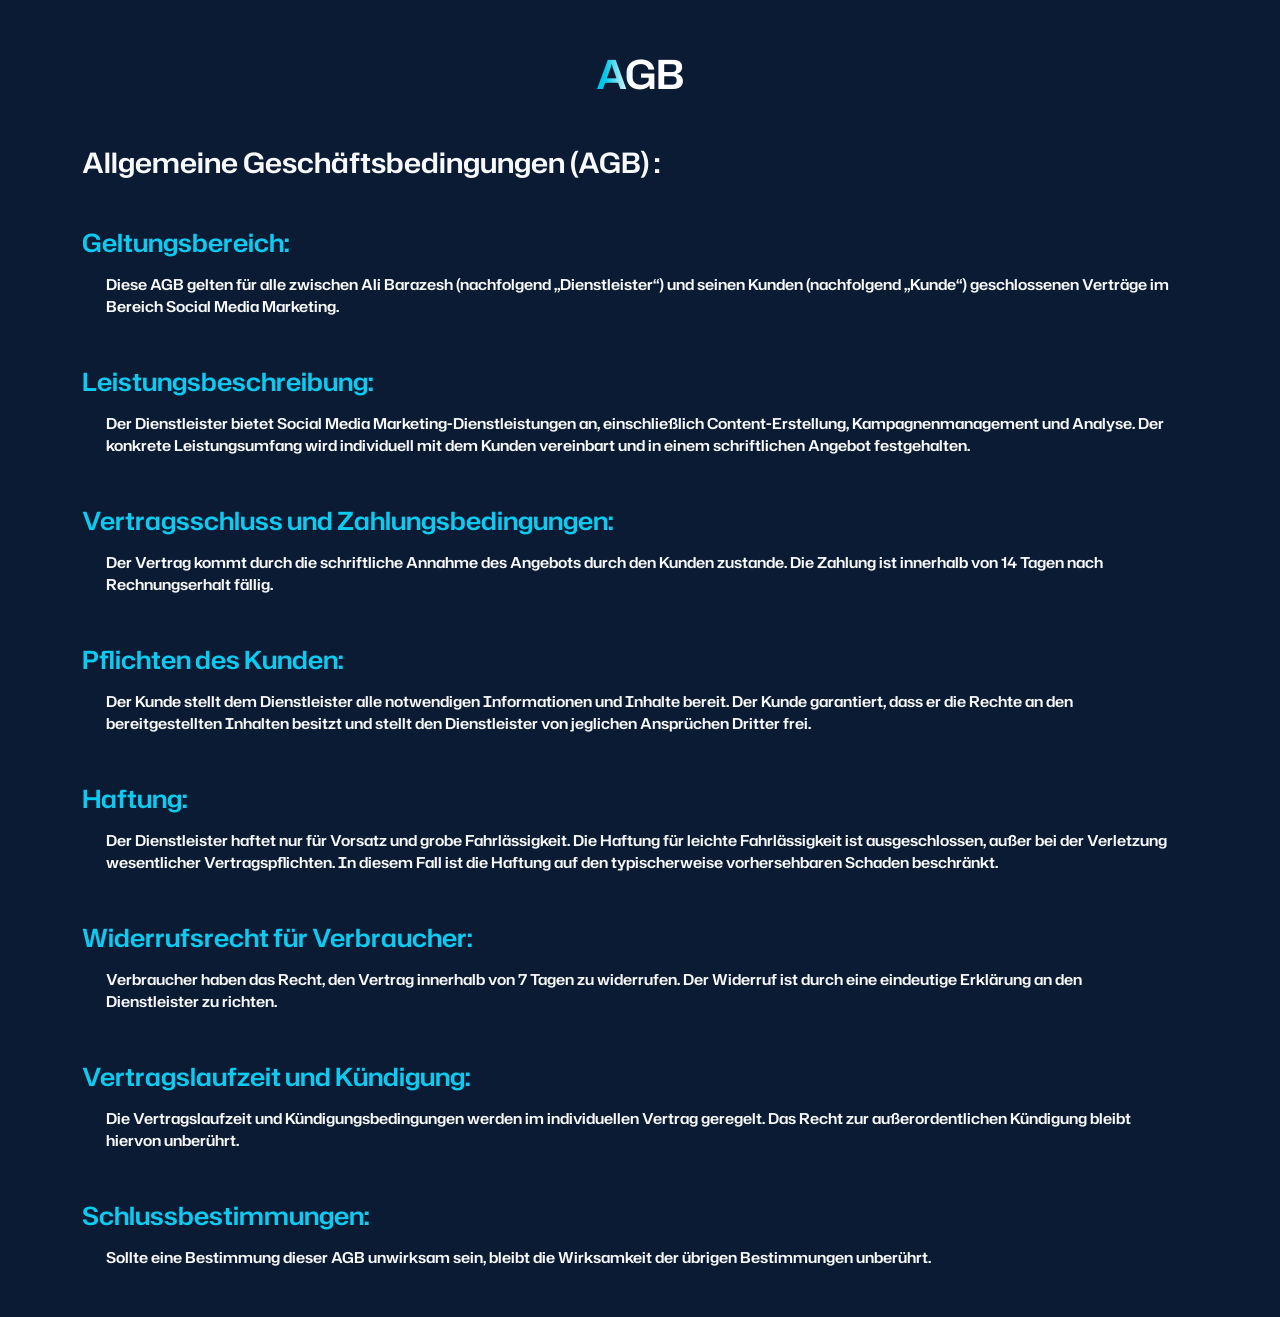
<file: AGB.html>
<!DOCTYPE html>
<html lang="de">
  <head>
    <meta charset="UTF-8" />
    <meta name="viewport" content="width=device-width, initial-scale=1.0" />
    <link rel="stylesheet" href="./css/bootstrap.min.css" />
    <link rel="stylesheet" href="./css/style.css" />
    <link rel="stylesheet" href="./css/responsive.css" />
    <title>Allgemeine Geschäftsbedingungen</title>
    <meta
      name="description"
      content="Viral mit Ali – Allgemeine Geschäftsbedingungen"
    />
    <!-- Favicon -->
    <link rel="shortcut icon" href="./public/images/viral-marketing-fav.png" />
  </head>
  <body>
    <div class="container impressum">
      <div>
        <h1
          class="fw-bold text-light text-center w-100 h-100"
          style="margin-top: 50px !important"
        >
          <span class="gradient-title">AGB</span>
        </h1>
        <h2 class="text-light fs-3 my-5">Allgemeine Geschäftsbedingungen (AGB) :</h2>
      </div>
      <div class="mt-5">
        <h4 class="text-info impressum-title">Geltungsbereich:</h4>
        <div class="mx-4 mt-3">
          <p class="text-light">
            Diese AGB gelten für alle zwischen Ali Barazesh (nachfolgend
            „Dienstleister“) und seinen Kunden (nachfolgend „Kunde“)
            geschlossenen Verträge im Bereich Social Media Marketing.
          </p>
        </div>
      </div>

      <div class="mt-5">
        <h4 class="text-info impressum-title">Leistungsbeschreibung:</h4>
        <div class="mx-4 mt-3">
          <p class="text-light">
            Der Dienstleister bietet Social Media Marketing-Dienstleistungen an,
            einschließlich Content-Erstellung, Kampagnenmanagement und Analyse.
            Der konkrete Leistungsumfang wird individuell mit dem Kunden
            vereinbart und in einem schriftlichen Angebot festgehalten.
          </p>
        </div>
      </div>

      <div class="mt-5">
        <h4 class="text-info impressum-title">
          Vertragsschluss und Zahlungsbedingungen:
        </h4>
        <div class="mx-4 mt-3">
          <p class="text-light">
            Der Vertrag kommt durch die schriftliche Annahme des Angebots durch
            den Kunden zustande. Die Zahlung ist innerhalb von 14 Tagen nach
            Rechnungserhalt fällig.
          </p>
        </div>
      </div>

      <div class="mt-5">
        <h4 class="text-info impressum-title">Pflichten des Kunden:</h4>
        <div class="mx-4 mt-3">
          <p class="text-light">
            Der Kunde stellt dem Dienstleister alle notwendigen Informationen
            und Inhalte bereit. Der Kunde garantiert, dass er die Rechte an den
            bereitgestellten Inhalten besitzt und stellt den Dienstleister von
            jeglichen Ansprüchen Dritter frei.
          </p>
        </div>
      </div>

      <div class="mt-5">
        <h4 class="text-info impressum-title">Haftung:</h4>
        <div class="mx-4 mt-3">
          <p class="text-light">
            Der Dienstleister haftet nur für Vorsatz und grobe Fahrlässigkeit.
            Die Haftung für leichte Fahrlässigkeit ist ausgeschlossen, außer bei
            der Verletzung wesentlicher Vertragspflichten. In diesem Fall ist
            die Haftung auf den typischerweise vorhersehbaren Schaden
            beschränkt.
          </p>
        </div>
      </div>

      <div class="mt-5">
        <h4 class="text-info impressum-title">
          Widerrufsrecht für Verbraucher:
        </h4>
        <div class="mx-4 mt-3">
          <p class="text-light">
            Verbraucher haben das Recht, den Vertrag innerhalb von 7 Tagen zu
            widerrufen. Der Widerruf ist durch eine eindeutige Erklärung an den
            Dienstleister zu richten.
          </p>
        </div>
      </div>

      <div class="mt-5">
        <h4 class="text-info impressum-title">
          Vertragslaufzeit und Kündigung:
        </h4>
        <div class="mx-4 mt-3">
          <p class="text-light">
            Die Vertragslaufzeit und Kündigungsbedingungen werden im
            individuellen Vertrag geregelt. Das Recht zur außerordentlichen
            Kündigung bleibt hiervon unberührt.
          </p>
        </div>
      </div>

      <div class="mt-5">
        <h4 class="text-info impressum-title">Schlussbestimmungen:</h4>
        <div class="mx-4 mt-3 mb-5">
          <p class="text-light">
            Sollte eine Bestimmung dieser AGB unwirksam sein, bleibt die
            Wirksamkeit der übrigen Bestimmungen unberührt.
          </p>
        </div>
      </div>
    </div>
  </body>
</html>
</file>
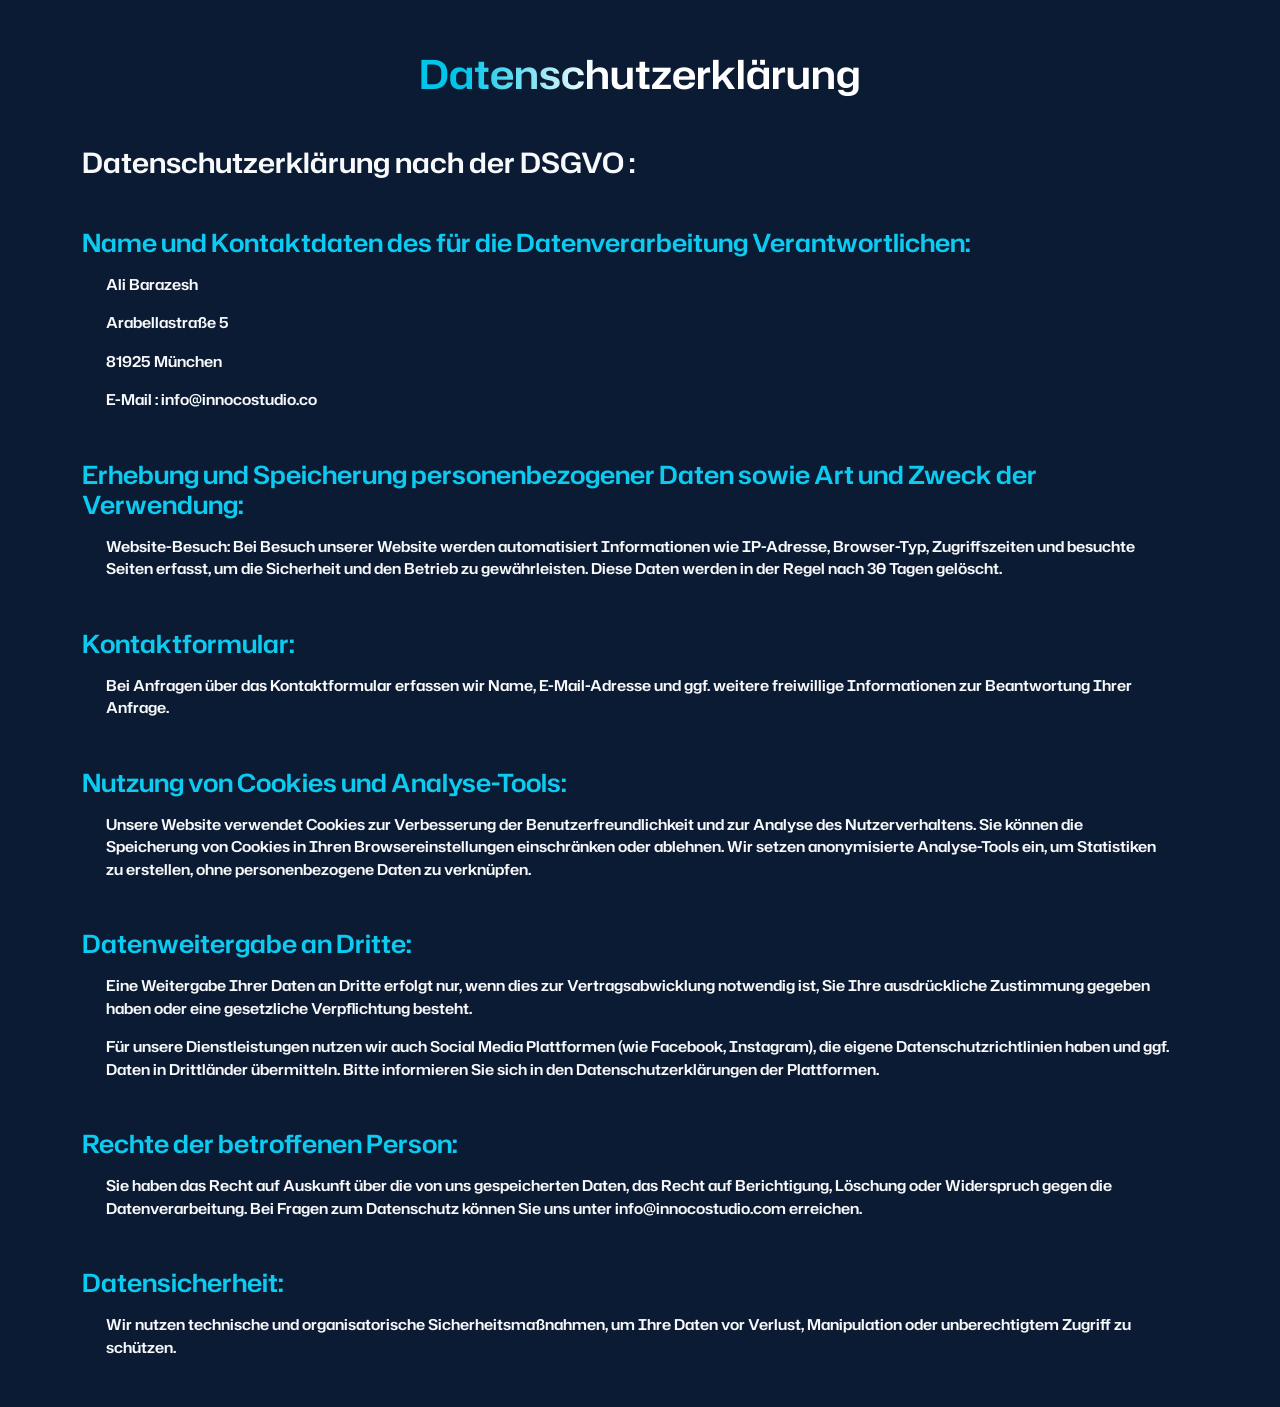
<file: Datenschutzerklärung.html>
<!DOCTYPE html>
<html lang="de">
  <head>
    <meta charset="UTF-8" />
    <meta name="viewport" content="width=device-width, initial-scale=1.0" />
    <link rel="stylesheet" href="./css/bootstrap.min.css" />
    <link rel="stylesheet" href="./css/style.css" />
    <link rel="stylesheet" href="./css/responsive.css" />
    <title>Datenschutzerklärung</title>
    <meta
      name="description"
      content="Viral mit Ali – Datenschutzerklärung"
    />
    <!-- Favicon -->
    <link rel="shortcut icon" href="./public/images/viral-marketing-fav.png" />
  </head>
  <body>
    <div class="container impressum">
      <div>
        <h1
          class="fw-bold text-light text-center w-100 h-100"
          style="margin-top: 50px !important"
        >
          <span class="gradient-title">Datenschutzerklärung</span>
        </h1>
        <h2 class="text-light fs-3 my-5">
          Datenschutzerklärung nach der DSGVO :
        </h2>
      </div>
      <div class="mt-5">
        <h4 class="text-info impressum-title">
          Name und Kontaktdaten des für die Datenverarbeitung Verantwortlichen:
        </h4>
        <div class="mx-4 mt-3">
          <p class="text-light">Ali Barazesh</p>
          <p class="text-light">Arabellastraße 5</p>
          <p class="text-light">81925 München</p>
          <p class="text-light">E-Mail : info@innocostudio.co</p>
        </div>
      </div>

      <div class="mt-5">
        <h4 class="text-info impressum-title">
          Erhebung und Speicherung personenbezogener Daten sowie Art und Zweck
          der Verwendung:
        </h4>
        <div class="mx-4 mt-3">
          <p class="text-light">
            Website-Besuch: Bei Besuch unserer Website werden automatisiert
            Informationen wie IP-Adresse, Browser-Typ, Zugriffszeiten und
            besuchte Seiten erfasst, um die Sicherheit und den Betrieb zu
            gewährleisten. Diese Daten werden in der Regel nach 30 Tagen
            gelöscht.
          </p>
        </div>
      </div>

      <div class="mt-5">
        <h4 class="text-info impressum-title">Kontaktformular:</h4>
        <div class="mx-4 mt-3">
          <p class="text-light">
            Bei Anfragen über das Kontaktformular erfassen wir Name,
            E-Mail-Adresse und ggf. weitere freiwillige Informationen zur
            Beantwortung Ihrer Anfrage.
          </p>
        </div>
      </div>

      <div class="mt-5">
        <h4 class="text-info impressum-title">
          Nutzung von Cookies und Analyse-Tools:
        </h4>
        <div class="mx-4 mt-3">
          <p class="text-light">
            Unsere Website verwendet Cookies zur Verbesserung der
            Benutzerfreundlichkeit und zur Analyse des Nutzerverhaltens. Sie
            können die Speicherung von Cookies in Ihren Browsereinstellungen
            einschränken oder ablehnen. Wir setzen anonymisierte Analyse-Tools
            ein, um Statistiken zu erstellen, ohne personenbezogene Daten zu
            verknüpfen.
          </p>
        </div>
      </div>

      <div class="mt-5">
        <h4 class="text-info impressum-title">Datenweitergabe an Dritte:</h4>
        <div class="mx-4 mt-3">
          <p class="text-light">
            Eine Weitergabe Ihrer Daten an Dritte erfolgt nur, wenn dies zur
            Vertragsabwicklung notwendig ist, Sie Ihre ausdrückliche Zustimmung
            gegeben haben oder eine gesetzliche Verpflichtung besteht.
          </p>
          <p class="text-light">
            Für unsere Dienstleistungen nutzen wir auch Social Media Plattformen
            (wie Facebook, Instagram), die eigene Datenschutzrichtlinien haben
            und ggf. Daten in Drittländer übermitteln. Bitte informieren Sie
            sich in den Datenschutzerklärungen der Plattformen.
          </p>
        </div>
      </div>

      <div class="mt-5">
        <h4 class="text-info impressum-title">
          Rechte der betroffenen Person:
        </h4>
        <div class="mx-4 mt-3">
          <p class="text-light">
            Sie haben das Recht auf Auskunft über die von uns gespeicherten
            Daten, das Recht auf Berichtigung, Löschung oder Widerspruch gegen
            die Datenverarbeitung. Bei Fragen zum Datenschutz können Sie uns
            unter info@innocostudio.com erreichen.
          </p>
        </div>
      </div>

      <div class="mt-5">
        <h4 class="text-info impressum-title">Datensicherheit:</h4>
        <div class="mx-4 mt-3 mb-5">
          <p class="text-light">
            Wir nutzen technische und organisatorische Sicherheitsmaßnahmen, um
            Ihre Daten vor Verlust, Manipulation oder unberechtigtem Zugriff zu
            schützen.
          </p>
        </div>
      </div>
    </div>
  </body>
</html>
</file>
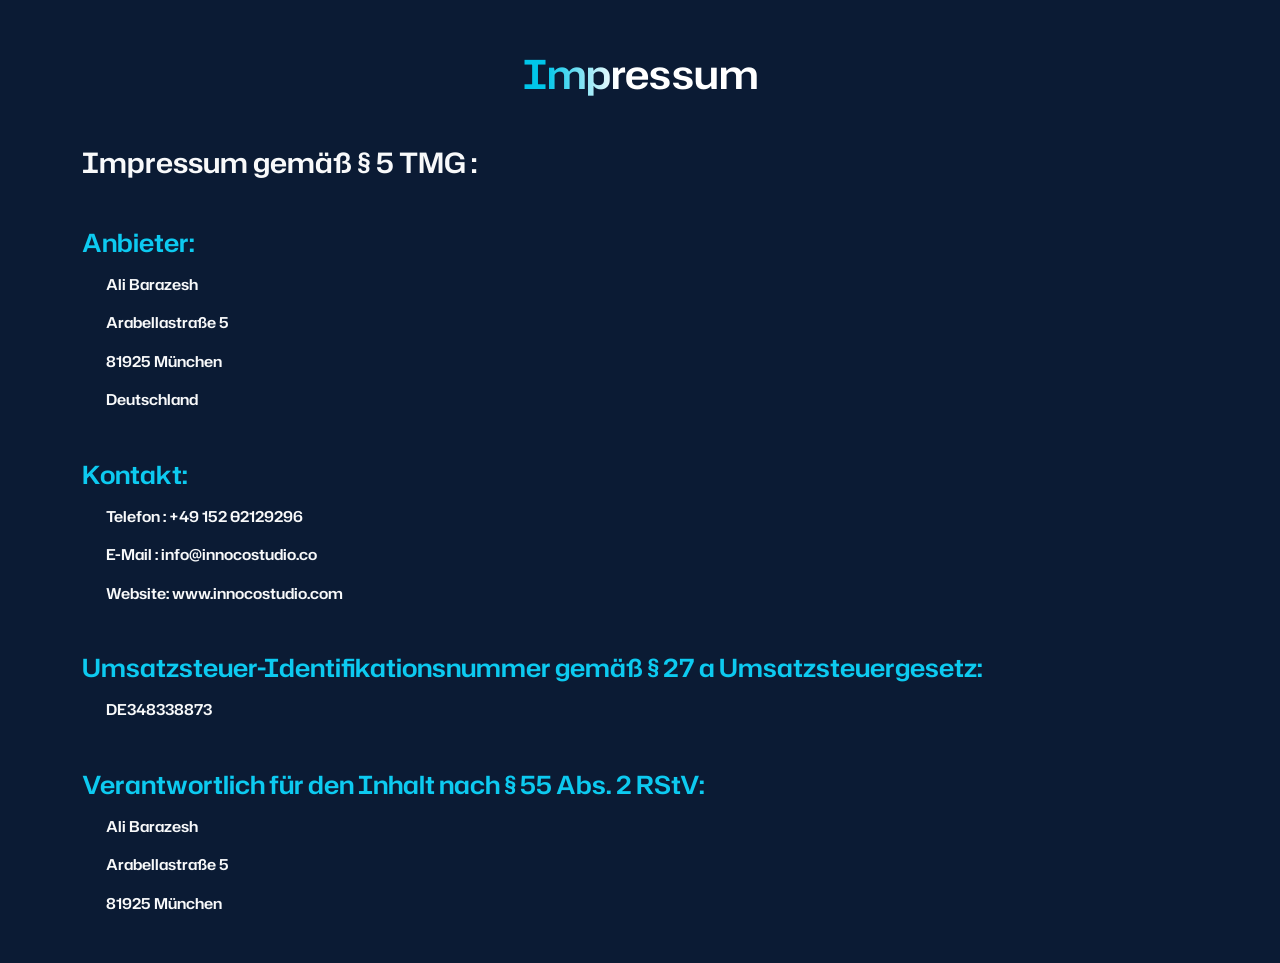
<file: impressum.html>
<!DOCTYPE html>
<html lang="de">
  <head>
    <meta charset="UTF-8" />
    <meta name="viewport" content="width=device-width, initial-scale=1.0" />
    <link rel="stylesheet" href="./css/bootstrap.min.css" />
    <link rel="stylesheet" href="./css/style.css" />
    <link rel="stylesheet" href="./css/responsive.css" />
    <title>Impressum</title>
    <meta name="description" content="Viral mit Ali – Impressum" />
    <!-- Favicon -->
    <link rel="shortcut icon" href="./public/images/viral-marketing-fav.png" />
  </head>
  <body>
    <div class="container impressum">
      <div>
        <h1
          class="fw-bold text-light text-center w-100 h-100"
          style="margin-top: 50px !important"
        >
          <span class="gradient-title">Impressum </span>
        </h1>

        <h2 class="text-light fs-3 my-5">Impressum gemäß § 5 TMG :</h2>
      </div>
      <div class="mt-5">
        <h4 class="text-info impressum-title">Anbieter:</h4>
        <div class="mx-4 mt-3">
          <p class="text-light">Ali Barazesh</p>
          <p class="text-light">Arabellastraße 5</p>
          <p class="text-light">81925 München</p>
          <p class="text-light">Deutschland</p>
        </div>
      </div>

      <div class="mt-5">
        <h4 class="text-info impressum-title">Kontakt:</h4>
        <div class="mx-4 mt-3">
          <p class="text-light">Telefon : +49 152 02129296</p>
          <p class="text-light">E-Mail : info@innocostudio.co</p>
          <p class="text-light">Website: www.innocostudio.com</p>
        </div>
      </div>

      <div class="mt-5">
        <h4 class="text-info impressum-title">
          Umsatzsteuer-Identifikationsnummer gemäß § 27 a Umsatzsteuergesetz:
        </h4>
        <div class="mx-4 mt-3">
          <p class="text-light">DE348338873</p>
        </div>
      </div>

      <div class="mt-5">
        <h4 class="text-info impressum-title">
          Verantwortlich für den Inhalt nach § 55 Abs. 2 RStV:
        </h4>
        <div class="mx-4 mt-3 mb-5">
          <p class="text-light">Ali Barazesh</p>
          <p class="text-light">Arabellastraße 5</p>
          <p class="text-light">81925 München</p>
        </div>
      </div>
    </div>
  </body>
</html>
</file>
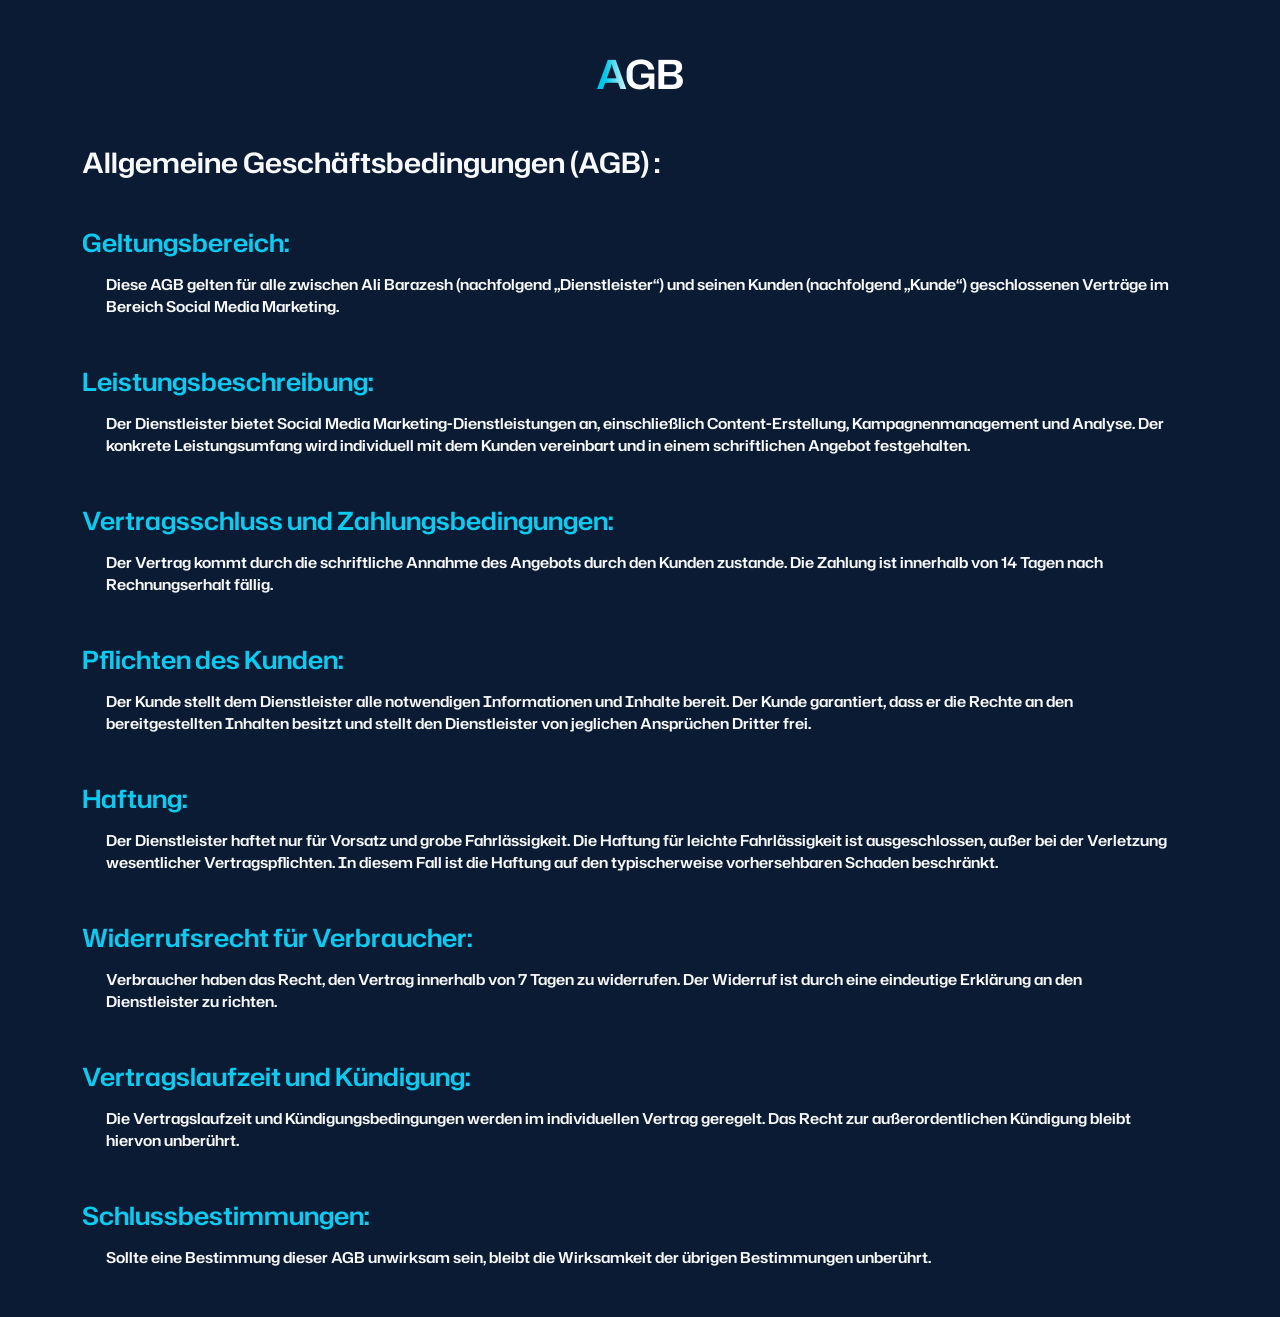
<file: routes/AGB.html>
<!DOCTYPE html>
<html lang="de">
  <head>
    <meta charset="UTF-8" />
    <meta name="viewport" content="width=device-width, initial-scale=1.0" />
    <link rel="stylesheet" href="../css/bootstrap/bootstrap.min.css" />
    <link rel="stylesheet" href="../css/style.css" />
    <link rel="stylesheet" href="../css/responsive.css" />
    <title>Allgemeine Geschäftsbedingungen</title>
    <meta
      name="description"
      content="Viral mit Ali – Allgemeine Geschäftsbedingungen"
    />
    <!-- Favicon -->
    <link rel="shortcut icon" href="../public/images/viral-marketing-fav.png" />
  </head>
  <body>
    <div class="container impressum">
      <div>
        <h1
          class="fw-bold text-light text-center w-100 h-100"
          style="margin-top: 50px !important"
        >
          <span class="gradient-title">AGB</span>
        </h1>
        <h2 class="text-light fs-3 my-5">Allgemeine Geschäftsbedingungen (AGB) :</h2>
      </div>
      <div class="mt-5">
        <h4 class="text-info impressum-title">Geltungsbereich:</h4>
        <div class="mx-4 mt-3">
          <p class="text-light">
            Diese AGB gelten für alle zwischen Ali Barazesh (nachfolgend
            „Dienstleister“) und seinen Kunden (nachfolgend „Kunde“)
            geschlossenen Verträge im Bereich Social Media Marketing.
          </p>
        </div>
      </div>

      <div class="mt-5">
        <h4 class="text-info impressum-title">Leistungsbeschreibung:</h4>
        <div class="mx-4 mt-3">
          <p class="text-light">
            Der Dienstleister bietet Social Media Marketing-Dienstleistungen an,
            einschließlich Content-Erstellung, Kampagnenmanagement und Analyse.
            Der konkrete Leistungsumfang wird individuell mit dem Kunden
            vereinbart und in einem schriftlichen Angebot festgehalten.
          </p>
        </div>
      </div>

      <div class="mt-5">
        <h4 class="text-info impressum-title">
          Vertragsschluss und Zahlungsbedingungen:
        </h4>
        <div class="mx-4 mt-3">
          <p class="text-light">
            Der Vertrag kommt durch die schriftliche Annahme des Angebots durch
            den Kunden zustande. Die Zahlung ist innerhalb von 14 Tagen nach
            Rechnungserhalt fällig.
          </p>
        </div>
      </div>

      <div class="mt-5">
        <h4 class="text-info impressum-title">Pflichten des Kunden:</h4>
        <div class="mx-4 mt-3">
          <p class="text-light">
            Der Kunde stellt dem Dienstleister alle notwendigen Informationen
            und Inhalte bereit. Der Kunde garantiert, dass er die Rechte an den
            bereitgestellten Inhalten besitzt und stellt den Dienstleister von
            jeglichen Ansprüchen Dritter frei.
          </p>
        </div>
      </div>

      <div class="mt-5">
        <h4 class="text-info impressum-title">Haftung:</h4>
        <div class="mx-4 mt-3">
          <p class="text-light">
            Der Dienstleister haftet nur für Vorsatz und grobe Fahrlässigkeit.
            Die Haftung für leichte Fahrlässigkeit ist ausgeschlossen, außer bei
            der Verletzung wesentlicher Vertragspflichten. In diesem Fall ist
            die Haftung auf den typischerweise vorhersehbaren Schaden
            beschränkt.
          </p>
        </div>
      </div>

      <div class="mt-5">
        <h4 class="text-info impressum-title">
          Widerrufsrecht für Verbraucher:
        </h4>
        <div class="mx-4 mt-3">
          <p class="text-light">
            Verbraucher haben das Recht, den Vertrag innerhalb von 7 Tagen zu
            widerrufen. Der Widerruf ist durch eine eindeutige Erklärung an den
            Dienstleister zu richten.
          </p>
        </div>
      </div>

      <div class="mt-5">
        <h4 class="text-info impressum-title">
          Vertragslaufzeit und Kündigung:
        </h4>
        <div class="mx-4 mt-3">
          <p class="text-light">
            Die Vertragslaufzeit und Kündigungsbedingungen werden im
            individuellen Vertrag geregelt. Das Recht zur außerordentlichen
            Kündigung bleibt hiervon unberührt.
          </p>
        </div>
      </div>

      <div class="mt-5">
        <h4 class="text-info impressum-title">Schlussbestimmungen:</h4>
        <div class="mx-4 mt-3 mb-5">
          <p class="text-light">
            Sollte eine Bestimmung dieser AGB unwirksam sein, bleibt die
            Wirksamkeit der übrigen Bestimmungen unberührt.
          </p>
        </div>
      </div>
    </div>
  </body>
</html>
</file>
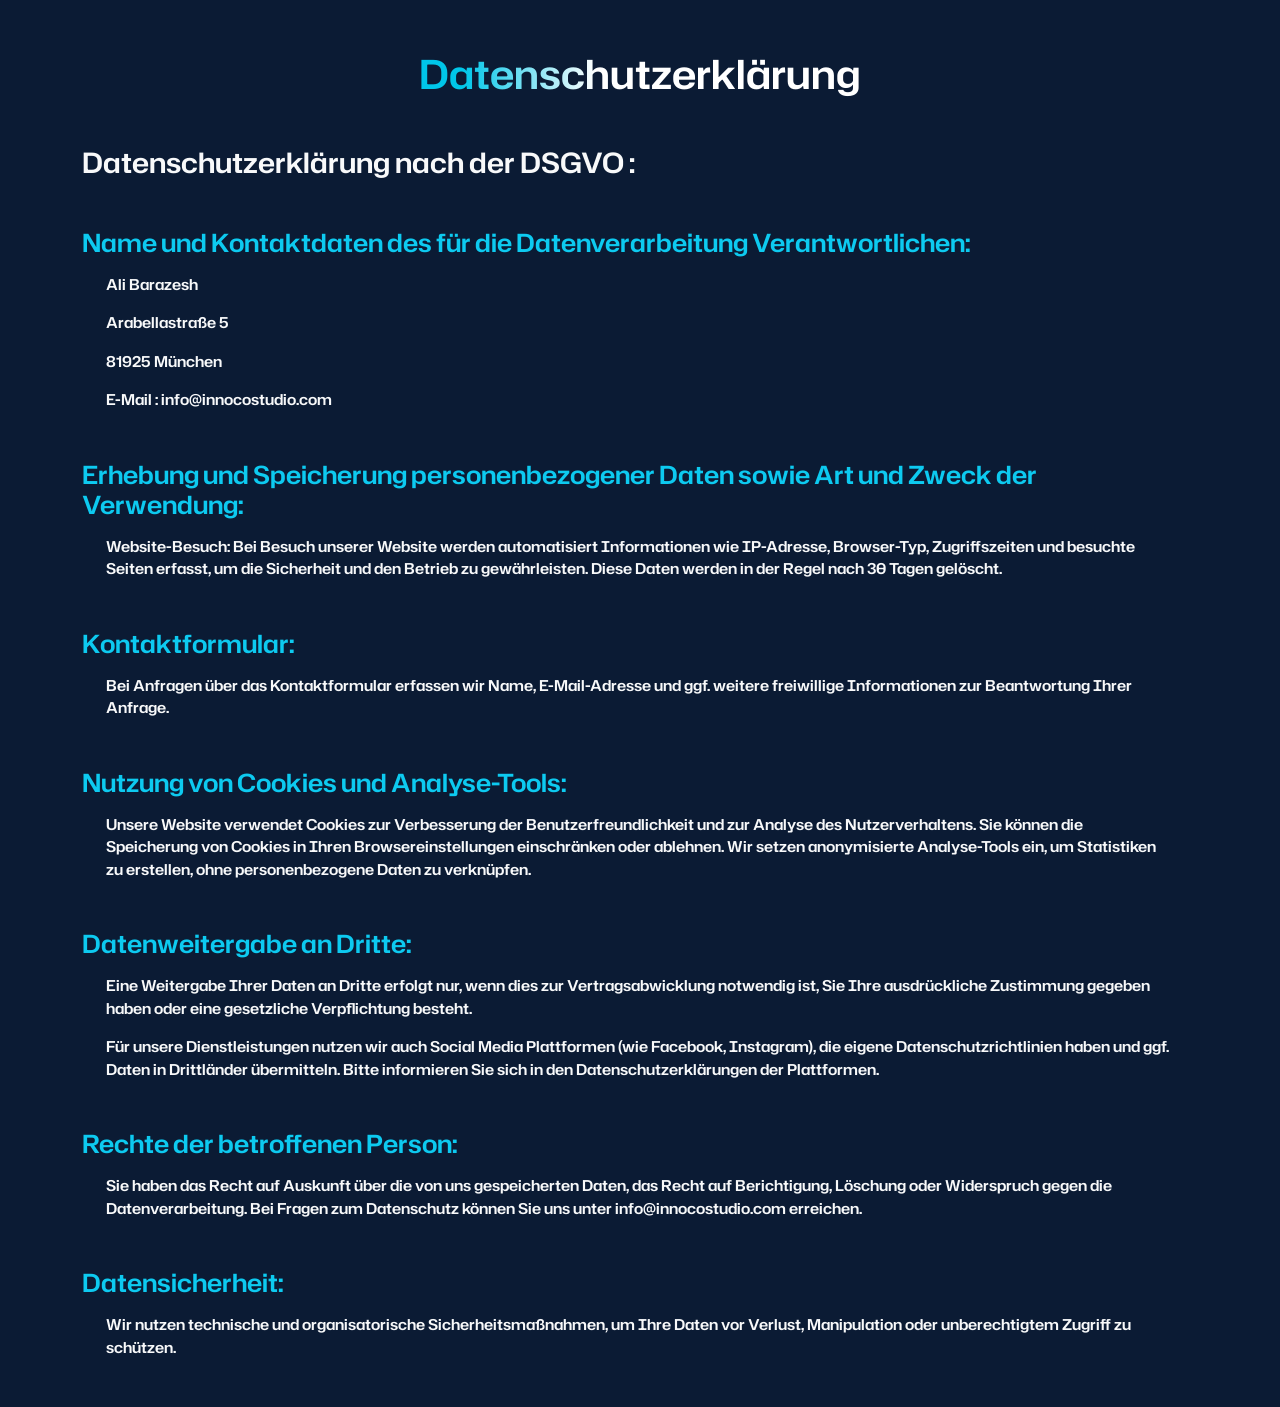
<file: routes/Datenschutzerklärung.html>
<!DOCTYPE html>
<html lang="de">
  <head>
    <meta charset="UTF-8" />
    <meta name="viewport" content="width=device-width, initial-scale=1.0" />
    <link rel="stylesheet" href="../css/bootstrap/bootstrap.min.css" />
    <link rel="stylesheet" href="../css/style.css" />
    <link rel="stylesheet" href="../css/responsive.css" />
    <title>Datenschutzerklärung</title>
    <meta
      name="description"
      content="Viral mit Ali – Datenschutzerklärung"
    />
    <!-- Favicon -->
    <link rel="shortcut icon" href="../public/images/viral-marketing-fav.png" />
  </head>
  <body>
    <div class="container impressum">
      <div>
        <h1
          class="fw-bold text-light text-center w-100 h-100"
          style="margin-top: 50px !important"
        >
          <span class="gradient-title">Datenschutzerklärung</span>
        </h1>
        <h2 class="text-light fs-3 my-5">
          Datenschutzerklärung nach der DSGVO :
        </h2>
      </div>
      <div class="mt-5">
        <h4 class="text-info impressum-title">
          Name und Kontaktdaten des für die Datenverarbeitung Verantwortlichen:
        </h4>
        <div class="mx-4 mt-3">
          <p class="text-light">Ali Barazesh</p>
          <p class="text-light">Arabellastraße 5</p>
          <p class="text-light">81925 München</p>
          <p class="text-light">E-Mail : info@innocostudio.com</p>
        </div>
      </div>

      <div class="mt-5">
        <h4 class="text-info impressum-title">
          Erhebung und Speicherung personenbezogener Daten sowie Art und Zweck
          der Verwendung:
        </h4>
        <div class="mx-4 mt-3">
          <p class="text-light">
            Website-Besuch: Bei Besuch unserer Website werden automatisiert
            Informationen wie IP-Adresse, Browser-Typ, Zugriffszeiten und
            besuchte Seiten erfasst, um die Sicherheit und den Betrieb zu
            gewährleisten. Diese Daten werden in der Regel nach 30 Tagen
            gelöscht.
          </p>
        </div>
      </div>

      <div class="mt-5">
        <h4 class="text-info impressum-title">Kontaktformular:</h4>
        <div class="mx-4 mt-3">
          <p class="text-light">
            Bei Anfragen über das Kontaktformular erfassen wir Name,
            E-Mail-Adresse und ggf. weitere freiwillige Informationen zur
            Beantwortung Ihrer Anfrage.
          </p>
        </div>
      </div>

      <div class="mt-5">
        <h4 class="text-info impressum-title">
          Nutzung von Cookies und Analyse-Tools:
        </h4>
        <div class="mx-4 mt-3">
          <p class="text-light">
            Unsere Website verwendet Cookies zur Verbesserung der
            Benutzerfreundlichkeit und zur Analyse des Nutzerverhaltens. Sie
            können die Speicherung von Cookies in Ihren Browsereinstellungen
            einschränken oder ablehnen. Wir setzen anonymisierte Analyse-Tools
            ein, um Statistiken zu erstellen, ohne personenbezogene Daten zu
            verknüpfen.
          </p>
        </div>
      </div>

      <div class="mt-5">
        <h4 class="text-info impressum-title">Datenweitergabe an Dritte:</h4>
        <div class="mx-4 mt-3">
          <p class="text-light">
            Eine Weitergabe Ihrer Daten an Dritte erfolgt nur, wenn dies zur
            Vertragsabwicklung notwendig ist, Sie Ihre ausdrückliche Zustimmung
            gegeben haben oder eine gesetzliche Verpflichtung besteht.
          </p>
          <p class="text-light">
            Für unsere Dienstleistungen nutzen wir auch Social Media Plattformen
            (wie Facebook, Instagram), die eigene Datenschutzrichtlinien haben
            und ggf. Daten in Drittländer übermitteln. Bitte informieren Sie
            sich in den Datenschutzerklärungen der Plattformen.
          </p>
        </div>
      </div>

      <div class="mt-5">
        <h4 class="text-info impressum-title">
          Rechte der betroffenen Person:
        </h4>
        <div class="mx-4 mt-3">
          <p class="text-light">
            Sie haben das Recht auf Auskunft über die von uns gespeicherten
            Daten, das Recht auf Berichtigung, Löschung oder Widerspruch gegen
            die Datenverarbeitung. Bei Fragen zum Datenschutz können Sie uns
            unter info@innocostudio.com erreichen.
          </p>
        </div>
      </div>

      <div class="mt-5">
        <h4 class="text-info impressum-title">Datensicherheit:</h4>
        <div class="mx-4 mt-3 mb-5">
          <p class="text-light">
            Wir nutzen technische und organisatorische Sicherheitsmaßnahmen, um
            Ihre Daten vor Verlust, Manipulation oder unberechtigtem Zugriff zu
            schützen.
          </p>
        </div>
      </div>
    </div>
  </body>
</html>
</file>
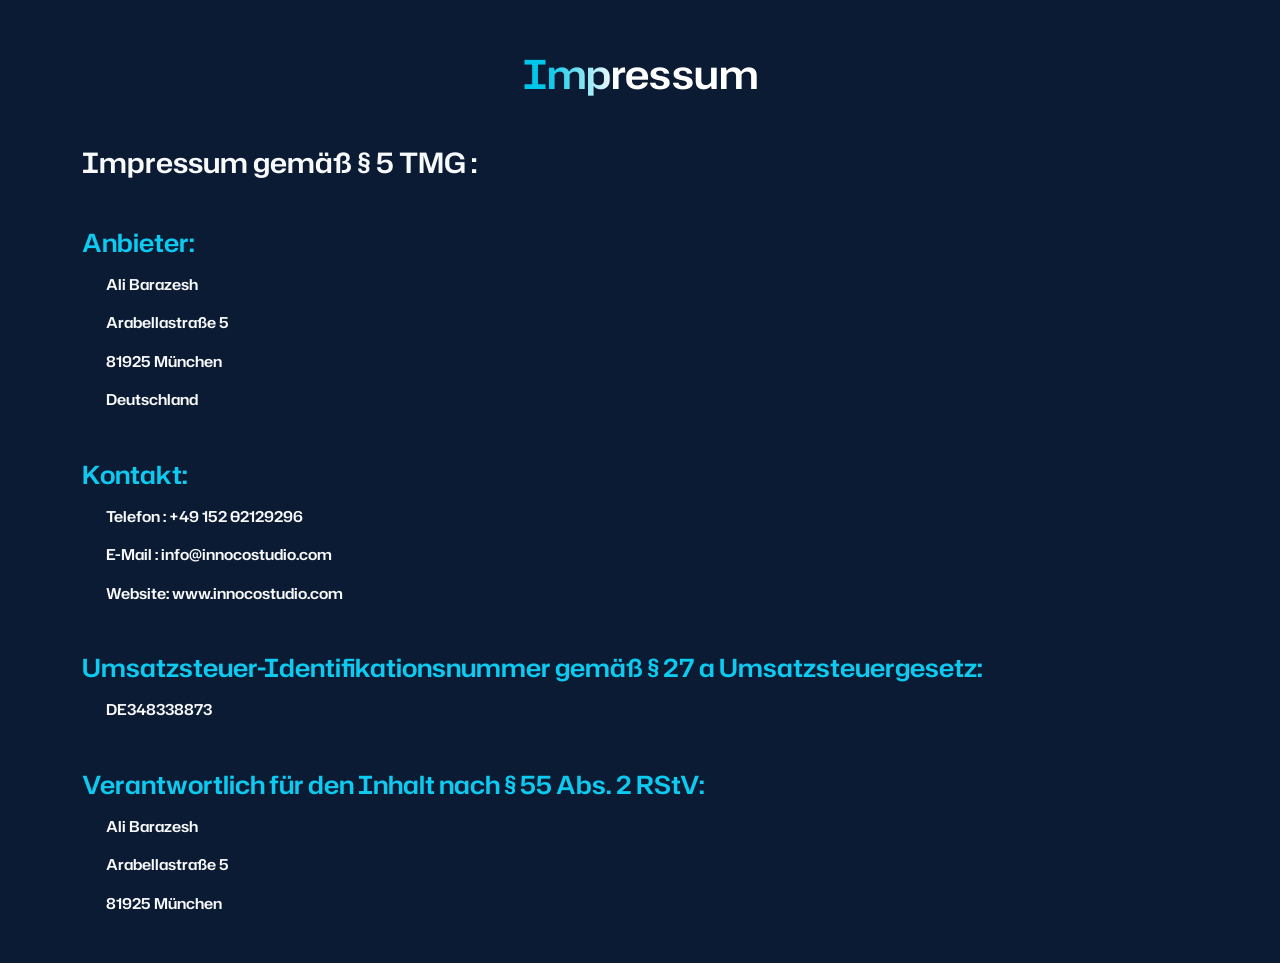
<file: routes/impressum.html>
<!DOCTYPE html>
<html lang="de">
  <head>
    <meta charset="UTF-8" />
    <meta name="viewport" content="width=device-width, initial-scale=1.0" />
    <link rel="stylesheet" href="../css/bootstrap/bootstrap.min.css" />
    <link rel="stylesheet" href="../css/style.css" />
    <link rel="stylesheet" href="../css/responsive.css" />
    <title>Impressum</title>
    <meta name="description" content="Viral mit Ali – Impressum" />
    <!-- Favicon -->
    <link rel="shortcut icon" href="../public/images/viral-marketing-fav.png" />
  </head>
  <body>
    <div class="container impressum">
      <div>
        <h1
          class="fw-bold text-light text-center w-100 h-100"
          style="margin-top: 50px !important"
        >
          <span class="gradient-title">Impressum </span>
        </h1>

        <h2 class="text-light fs-3 my-5">Impressum gemäß § 5 TMG :</h2>
      </div>
      <div class="mt-5">
        <h4 class="text-info impressum-title">Anbieter:</h4>
        <div class="mx-4 mt-3">
          <p class="text-light">Ali Barazesh</p>
          <p class="text-light">Arabellastraße 5</p>
          <p class="text-light">81925 München</p>
          <p class="text-light">Deutschland</p>
        </div>
      </div>

      <div class="mt-5">
        <h4 class="text-info impressum-title">Kontakt:</h4>
        <div class="mx-4 mt-3">
          <p class="text-light">Telefon : +49 152 02129296</p>
          <p class="text-light">E-Mail : info@innocostudio.com</p>
          <p class="text-light">Website: www.innocostudio.com</p>
        </div>
      </div>

      <div class="mt-5">
        <h4 class="text-info impressum-title">
          Umsatzsteuer-Identifikationsnummer gemäß § 27 a Umsatzsteuergesetz:
        </h4>
        <div class="mx-4 mt-3">
          <p class="text-light">DE348338873</p>
        </div>
      </div>

      <div class="mt-5">
        <h4 class="text-info impressum-title">
          Verantwortlich für den Inhalt nach § 55 Abs. 2 RStV:
        </h4>
        <div class="mx-4 mt-3 mb-5">
          <p class="text-light">Ali Barazesh</p>
          <p class="text-light">Arabellastraße 5</p>
          <p class="text-light">81925 München</p>
        </div>
      </div>
    </div>
  </body>
</html>
</file>
<file: css/style.css>
/* Global config  */

/* font  */

@font-face {
  font-family: "Hubot";
  src: url("./fonts/Hubot_Sans/static/HubotSans-SemiBold.ttf")
    format("truetype");
  font-weight: 100 900;
  font-style: normal;
}

/* colors  */
:root {
  --body: #0b1b34;
  --blue: #00c6e9;
  --red: #bc2525;
  --customer: #162b4d;
  --blue-to-white: linear-gradient(
    to right,
    #00c6e9 10%,
    #00c6e9 2%,
    #ffffff 40%,
    #ffffff 100%
  );
  --statistik: linear-gradient(90deg, #bc2525 1%, #19376d 60%, #0b2447 100%);
  --darkBlue-lightBlue: linear-gradient(90deg, #162b4d 29%, #00c6e9 100%);
}

* {
  margin: 0;
  padding: 0;
  box-sizing: border-box;
  animation-duration: 1s;
  animation-delay: 0s;
}

html {
  scroll-behavior: smooth;
}

body {
  background-color: var(--body);
  font-family: "Hubot", sans-serif;
  overflow-x: hidden;
}

i {
  cursor: pointer;
}

.text-red {
  color: var(--red);
}

.text-blue {
  color: var(--blue);
}

#register {
  background: var(--blue);
  color: var(--customer);
  font-weight: bold;
  border: none;
  box-shadow: 0px 0px 10px 3px var(--blue);
}

.register-btn {
  font-size: 18px;
}

.logo-mid-name {
  color: var(--blue);
  text-shadow: 2px 3px 20px var(--blue);
}

section,
footer {
  margin-top: 200px;
}

.title {
  font-size: 35px;
}

.gradient-title {
  font-weight: bold;
  background: var(--blue-to-white);
  background-clip: text;
  -webkit-background-clip: text;
  -webkit-text-fill-color: transparent;
  color: transparent;
}

/* preloader  */

#preloader {
  background-color: var(--body);
  position: fixed;
  display: flex;
  align-items: center;
  justify-content: center;
  top: 0;
  bottom: 0;
  left: 0;
  right: 0;
  z-index: 99999;
}

#status {
  position: relative;
  width: 70px;
  height: 70px;
  border-radius: 50%;
}

#status::before,
#status::after {
  content: "";
  position: absolute;
  border-radius: inherit;
}

#status::before {
  width: 100%;
  height: 100%;
  background-image: linear-gradient(0deg, #ff00cc 0%, #333399 100%);
  animation: preloader 0.5s infinite linear;
}

#status::after {
  width: 85%;
  height: 85%;
  background-color: var(--body);
  top: 50%;
  left: 50%;
  transform: translate(-50%, -50%);
}

@keyframes preloader {
  to {
    transform: rotate(360deg);
    -webkit-transform: rotate(360deg);
  }
}

/* scrollbar hidden */

html::-webkit-scrollbar {
  display: none;
}

html {
  -ms-overflow-style: none;
  scrollbar-width: none;
}

/* Header  */

.navbar-brand {
  font-size: 27px;
  font-weight: 900;
}

.nav-item a {
  font-weight: 600;
  font-size: 14px;
  color: white;
}

.hover-underline-animation {
  display: inline-block;
  position: relative;
}

.hover-underline-animation::after {
  content: "";
  position: absolute;
  width: 100%;
  transform: scaleX(0);
  height: 2.5px;
  bottom: 0;
  left: 0;
  background-color: var(--blue);
  transform-origin: bottom right;
  transition: transform 0.3s ease-out;
  -webkit-transition: transform 0.3s ease-out;
}

.hover-underline-animation:hover::after {
  transform: scaleX(1);
  transform-origin: bottom right;
}

.white-nav-top {
  background: rgba(0, 0, 0, 0.2);
  backdrop-filter: blur(9px) !important;
  -webkit-backdrop-filter: blur(9px);
  color: white;
  padding: 10px 0;
  z-index: 99998;
}

.nav-link {
  color: white;
}

.nav-link:hover {
  color: white;
}

.active-link {
  color: white !important;
}
.active-link.active {
  border-bottom: 2.5px solid var(--blue);
  padding-bottom: 6px;
}

.navbar-collapse ul li {
  margin-right: 10px;
}

.header {
  width: 100vw;
  height: 100dvh;
  overflow-y: scroll;
  background: url("../public/images/landing-1.png");
  background-position: center;
  background-repeat: no-repeat;
  background-size: cover;
  object-fit: cover;
  position: relative;
}

.head-img {
  max-width: 600px;
  max-height: 300px;
  border-radius: 5px;
  margin-top: 25px;
}

.header::before {
  content: "";
  position: absolute;
  top: 0;
  left: 0;
  width: 100%;
  height: 200dvh;
  z-index: 1;
}

.content {
  width: 100%;
  position: sticky;
  top: 0;
  z-index: 2;
}

.arg {
  text-shadow: 1px 2px 35px white;
}

.landing {
  width: 100%;
  height: 100dvh;
}

.head-title {
  color: white;
  font-size: 50px;
  margin-top: 15px;
  margin-bottom: 15px;
}
.head-title-text {
  color: white;
  font-size: 15px;
  line-height: 30px;
  text-align: justify;
}

#HeadTitle,
#HeadTitleText,
.header-btn,
.head-img {
  will-change: filter;
  transform: translateZ(0);
}
#HeadTitle,
#HeadTitleText,
.header-btn,
.head-img {
  filter: blur(0px);
  -webkit-filter: blur(0px);
  will-change: filter;
  transform: translateZ(0);
}

.navbar-toggler-icon {
  background-image: url("../public/images/burger-menu.svg");
  z-index: 99;
}

.header-btn {
  color: var(--blue);
  border-radius: 30px;
  font-size: 15px;
}
.header-btn:hover {
  background-color: var(--blue) !important;
  color: white !important;
  box-shadow: 0px 0px 15px 5px var(--blue);
}

/* scroll-mobile  */

.scroll-mobile-video {
  width: 400px;
  height: 650px;
  z-index: 99;
  margin-top: 40px;
}
.scroll-mobile {
  display: flex;
  align-items: center;
  justify-content: center;
  z-index: 100;
  width: 100%;
}

/* Introduction */

.aliVideo {
  height: 510px;
}

.introduction-lable {
  color: var(--blue);
  font-size: 20px;
  margin-right: 6px;
}

.introduce-text {
  font-size: 17px;
  line-height: 30px;
}

.introduce-text i {
  color: var(--blue);
  margin-right: 5px;
}

.separator {
  border-top: 2px solid var(--blue);
  padding-top: 20px;
}

/* Platform  */

@keyframes slide {
  from {
    transform: translateX(0);
  }
  to {
    transform: translateX(-100%);
  }
}

.logos {
  overflow: hidden;
  padding: 30px 0;
  background: transparent;
  white-space: nowrap;
  position: relative;
}

.logos:before,
.logos:after {
  position: absolute;
  top: 0;
  width: 150px;
  height: 100%;
  content: "";
  z-index: 2;
}

.logos:before {
  left: 0;
  background: linear-gradient(to left, rgba(255, 255, 255, 0), #0b1b34);
  background: -webkit-linear-gradient(to left, rgba(255, 255, 255, 0), #0b1b34);
}

.logos:after {
  right: 0;
  background: linear-gradient(to right, rgba(255, 255, 255, 0), #0b1b34);
  background: -webkit-linear-gradient(to left, rgba(255, 255, 255, 0), #0b1b34);
}

.logos:hover .logos-slide {
  animation-play-state: paused;
}

.logos-slide {
  display: inline-block;
  animation: 40s slide infinite linear;
}

.logos-slide img {
  width: 180px;
  margin: 0 40px;
}

/* User Problems  */

.client-logo {
  display: flex;
  justify-content: center;
  align-items: center;
  background: var(--customer);
}

.client-logo img {
  height: 60px;
}

.chex-icon {
  font-size: 15px;
  margin-right: 15px;
  font-weight: bold;
  border: 2.5px solid;
  border-radius: 50%;
  width: 30px;
  height: 30px;
  display: flex;
  align-items: center;
  justify-content: center;
  padding: 10px;
}

.problem {
  margin-top: 120px;
}

.user-problem-photo {
  width: 290px;
  height: 500px;
}

.problem-titles {
  font-size: 18px;
  font-weight: bold;
}

.problem-texts {
  font-size: 17.5px;
  line-height: 25px;
}

.problem-stats {
  font-size: 25px;
  text-shadow: 1px 2px 20px white;
}

.problem-stats-text {
  text-shadow: 1px 2px 40px var(--blue);
}

/* What Customers Say*/

.img-circle {
  border-radius: 50%;
  width: 90px;
  height: 90px;
  margin-right: 20px;
  background: linear-gradient(
    90deg,
    rgba(0, 198, 233, 1) 6%,
    rgba(228, 17, 115, 1) 28%,
    rgba(134, 34, 195, 1) 49%,
    rgba(255, 255, 255, 1) 77%,
    rgba(6, 26, 159, 1) 93%
  );
  padding: 2.6px;
  box-shadow: 0px 0px 12px var(--blue);
}

.img-circle img {
  border-radius: 50%;
  width: 100%;
  height: 100%;
  display: block;
}

.customerImg {
  padding-left: 30px;
  margin-top: 25px;
}

.customer-1-photo{
  width: 50px;
  border-radius: 50%;
}

.customers-photo{
  width: 50px;
  border-radius: 50%;
  margin-left:-12px;
}

.vertical-heading h5 {
  color: var(--red);
  font-size: 14px;
  font-weight: 600;
  text-transform: uppercase;
  word-spacing: 9px;
  display: inline-block;
  transform: rotate(-90deg);
  -webkit-transform: rotate(-90deg);
  position: relative;
  top: 60px;
  left: -63px;
}

.vertical-heading h2 {
  margin: 0 0 0 35px;
  font-size: 42px;
  font-weight: 700;
  line-height: 45px;
}

#testimonials {
  background: url("../public/images/customer-bg.png");
  padding-bottom: 45px;
  overflow: visible;
  margin-top: 200px;
}

#testimonials .vertical-heading {
  padding: 80px 0;
  margin-bottom: 50px;
  color: white;
}

#testimonial-slider {
  background: #0b3182;
  background-position: center;
  border-radius: 20px;
}

.testimonial .row {
  margin-bottom: 25px;
}

.testimonial {
  padding: 20px 45px 0 45px;
  color: white;
  margin-top: -80px;
  padding-bottom: 28px;
  font-weight: 600;
}

.testimonial h3 {
  font-size: 32px;
}

.testimonial .stars {
  font-size: 20px;
  text-shadow: 1px 2px 18px white;
}

.testimonial p {
  margin: 0;
  margin-top: 5px;
  margin-bottom: 20px;
  font-size: 17px;
}

.author .author-name-des {
  text-align: left;
  font-size: 16px;
  width: 100%;
}

.author .author-name-des p {
  margin: 0;
}

.footerdot {
  cursor: pointer;
  height: 15px;
  width: 15px;
  margin: 0 6px;
  background-color: white;
  border-radius: 50%;
  display: inline-block;
  transition: background-color 0.5s ease;
}

.activate,
.footerdot:hover {
  background-color: var(--blue);
  box-shadow: 0px 0px 15px var(--blue);
}

/* Statistiken */

.number {
  width: 200px;
  padding-bottom: 10px;
  border-bottom: 8px solid transparent;
  border-image: var(--statistik);
  border-image-slice: 1;
  font-weight: 700;
  font-size: 40px;
  margin-bottom: 10px;
}

.statistiken-text {
  font-size: 20px;
  font-weight: 700;
  text-shadow: 2px 3px 20px white;
}

/* calender  */

.calendar {
  position: relative;
  display: grid;
  grid-template-columns: repeat(5, 7fr);
  grid-template-rows: repeat(6, auto);
  gap: 4px;
}

.item {
  position: relative;
  height: 160px;
  background: #476488;
  color: white;
}

.calender-number {
  position: absolute;
  top: 8px;
  left: 8px;
  font-size: 17px;
}

.progress {
  height: 27px;
  color: white;
  display: flex;
  align-items: center;
  padding-left: 5px;
  font-size: 15px;
}

.progress-1 {
  position: absolute;
  top: 4.5%;
  left: 1%;
  background: #00a07d;
}

.progress-2 {
  position: absolute;
  top: 8.5%;
  left: 21%;
  background: #f89500;
}

.progress-3-a {
  position: absolute;
  top: 12.5%;
  left: 45%;
  background: #39a6ff;
}

.progress-3-b {
  position: absolute;
  top: 22%;
  left: 1%;
  background: #39a6ff;
}

.progress-4-a {
  position: absolute;
  top: 27%;
  left: 61%;
  background: #1e03cb;
}

.progress-4-b {
  position: absolute;
  top: 40%;
  left: 1%;
  background: #1e03cb;
}

.progress-5-a {
  position: absolute;
  top: 44%;
  left: 45%;
  background: var(--red);
}

.progress-5-b {
  position: absolute;
  top: 57%;
  left: 1%;
  background: var(--red);
}

.progress-6 {
  position: absolute;
  top: 72%;
  left: 1%;
  background: #9b66ea;
}

.progress-7 {
  position: absolute;
  top: 76%;
  left: 41%;
  background: #72cf46;
}

.progress-8 {
  position: absolute;
  top: 91%;
  left: 1%;
  background: #19376d;
}

/* Work Images  */

.wrapper {
  height: 550px;
  overflow: hidden;
  gap: 20px;
}

.card-image {
  flex: 1;
  height: 100%;
  transition: flex 0.8s ease;
  cursor: pointer;
  border-radius: 35px;
}

.card-image:hover {
  flex: 7;
  box-shadow: 0px 0px 10px 1px var(--red);
}

.card-1,
.card-2,
.card-3,
.card-4,
.card-5,
.card-6 {
  background-position: center;
  background-size: cover;
  background-repeat: no-repeat;
  box-shadow: 0px 0px 10px 1px var(--blue);
}

.card-1 {
  background-image: url("../public/images/@PhotoFixerBot_bts\ greazy1.jpg");
}
.card-2 {
  background-image: url("../public/images/@PhotoFixerBot_bts\ greazy2.jpg");
}
.card-3 {
  background-image: url("../public/images/@PhotoFixerBot_bts\ greazy3.jpg");
}
.card-4 {
  background-image: url("../public/images/@PhotoFixerBot_bts\ greazy4.jpg");
}
.card-5 {
  background-image: url("../public/images/@PhotoFixerBot_bts\ greazy5.jpg");
}

.card-6 {
  background-image: url("../public/images/@PhotoFixerBot_bts\ greazy6.jpg");
}
/* Frequent Questions  */

.accordion-button::after {
  display: none;
}

.accordion {
  background: transparent;
  color: white;
  border: none;
}

.accordion-item {
  background-color: transparent;
  border: none;
  padding-top: 10px;
}

.accordion-button {
  background-color: transparent;
  color: #ffffff;
  font-size: 1.1rem;
  font-weight: bold;
  padding: 1rem;
  border: none;
  border-image: var(--blue-to-white);
  border-image-slice: 1;
  border-bottom: 1px solid;
  position: relative;
}

.accordion-button:not(.collapsed) {
  background-color: transparent;
  color: white;
  box-shadow: none;
}

.accordion-button::before {
  content: "+";
  font-size: 1.5rem;
  color: var(--body);
  background: var(--blue);
  border-radius: 50%;
  width: 30px;
  height: 30px;
  display: flex;
  align-items: center;
  justify-content: center;
  position: absolute;
  right: 1rem;
  top: 50%;
  transform: translateY(-50%);
  transition: transform 0.3s ease;
  box-shadow: 0px 0px 10px 1px var(--blue);
}

.accordion-button:not(.collapsed)::before {
  content: "-";
  transform: translateY(-50%) rotate(180deg);
}

.accordion-body {
  background-color: var(--customer);
  padding: 1rem 1.5rem;
  color: var(--blue);
  text-align: justify;
  font-size: 17px;
  line-height: 25px;
}

.question {
  font-size: 17px;
  margin-right: 50px;
}

/* Footer  */

.footer {
  height: 400px;
}

.footer-logo {
  font-size: 30px;
  font-weight: 900;
}

.footer-container {
  position: relative;
  background-position: center;
  background-repeat: no-repeat;
  background-size: cover;
}

.footer-container::before {
  content: "";
  position: absolute;
  top: 0;
  left: 0;
  width: 100%;
  height: 100%;
  background-image: url("../public/images/footer-bg.png");
  background-position: center;
  background-repeat: no-repeat;
  background-size: cover;
  z-index: 1;
}

.footer-container .footer {
  position: relative;
  z-index: 2;
}

.footer-text {
  font-weight: bold;
}

.email {
  font-weight: 600;
}

.footer-icons {
  width: 200px;
}

.footer-icons i,
a {
  color: white;
}

.footer-icons a:hover {
  transition: all 0.1s ease;
  transform: translateY(-5px);
}

.copyRight {
  background-color: var(--customer);
  color: white;
  font-weight: 600;
  font-size: 16px;
}

.rules-link {
  padding-top: 10px;
  padding-bottom: 10px;
}

.rules-link a {
  cursor: pointer;
  font-size: 14px;
  font-weight: 600;
  text-decoration: none;
  color: white;
  transition: color 0.3s ease;
}

.rules-link a:hover {
  color: var(--blue);
}

/* -------------------------------- */

.impressum p {
  font-weight: bold;
  font-size: 15px;
}

.impressum-title {
  font-size: 25px;
}
</file>
<file: css/responsive.css>
@media (max-width: 768px) {
  .title,
  .navbar-brand,
  .footer-logo {
    font-size: 25px;
  }
  header {
    height: 100vh !important;
  }

  .header-btn {
    font-size: 12px !important;
    font-size: 16px;
  }

  .head-img {
    max-width: 350px;
    max-height: 170px;
    border-radius: 5px;
    margin-top: 25px;
  }

  /* introduction  */

  /* platform  */
  .platforms {
    margin-top: 40px;
  }

  /* user problem  */
  .problem {
    margin-top: 0;
  }

  .client-logo {
    font-size: 17px;
  }

  .problem-titles {
    font-size: 16px;
  }
  .problem-texts {
    font-size: 14px;
  }

  .problem-stats {
    font-size: 18px;
  }

  .problem-stats-text {
    font-size: 14px;
  }

  .chex-icon {
    font-size: 12px;
    border: 2px solid;
    width: 25px;
    height: 25px;
  }

  /* what customers say  */
  .customerImg {
    padding-left: 0px;
    margin-top: 20px;
  }
  .vertical-heading {
    text-align: center;
  }
  .vertical-heading h5 {
    -webkit-transform: rotate(0deg);
    transform: rotate(0deg);
    display: block;
    position: static;
    margin-bottom: 15px;
  }
  .vertical-heading h2 {
    font-size: 29px;
    line-height: normal;
    margin: 0;
  }

  /* Testimonials */
  #testimonials {
    padding-top: 45px;
  }
  #testimonial-slider {
    top: 0;
  }
  #testimonials .vertical-heading {
    padding: 0;
  }

  .testimonial {
    margin-top: 0px;
    margin-bottom: 40px;
  }
  .testimonial .row {
    margin: 0;
  }
  .testimonial h3 {
    font-size: 22px;
  }
  .testimonial .stars {
    font-size: 16px;
  }
  .author img {
    width: 60px !important;
    height: 60px;
  }

  .testimonial p {
    font-size: 13px;
  }

  .author .author-name-des {
    font-size: 13px;
  }

  /*  work images */
  .wrapper {
    width: 300px;
    height: 400px;
  }

  /* statistic  */
  .number {
    border-bottom: 4px solid transparent;
    font-size: 25px;
    width: 130px;
  }
  .statistiken-text {
    font-size: 14px;
  }

  /* footer  */
  .footer-text {
    font-size: 12px;
    padding: 0 40px;
  }

  .copyRight {
    font-size: 14px;
  }

  /* Questions  */
  .question {
    font-size: 12px;
  }

  .accordion-button::before {
    font-size: 1rem;
    width: 25px;
    height: 25px;
  }
  .accordion-body {
    font-size: 12px;
    line-height: 20px;
  }

  /* ------------------------------- */
  .impressum-title {
    font-size: 17px;
  }
  .impressum p {
    font-size: 13px;
  }

  .calender-number {
    font-size: 12px;
  }

  .progress {
    height: 25px;
    font-size: 8px !important;
  }

  .head-title {
    font-size: 32px !important;
  }
  .head-title-text {
    font-size: 12px;
  }
}

@media (max-width: 992px) {
  .scroll-mobile-video {
    width: 350px;
    height: 600px;
  }

  .user-problem-photo {
    width: 300px;
    height: 500px;
  }

  .register-btn {
    font-size: 14px;
  }

  .introduction-lable {
    color: #01cbee;
    font-size: 16px;
  }

  .introduce-text {
    font-size: 14px;
    line-height: 30px;
  }

  .progress {
    height: 25px;
    font-size: 12px;
  }

  .head-title {
    font-size: 40px;
  }

  .head-img {
    width: 300px;
  }
}

@media (min-width: 768px) and (max-width: 991px) {
  /* Generic */
  .vertical-heading h2 {
    font-size: 29px;
  }
}

@media (max-width: 480px) {
  /* Generic */
  .title,
  .navbar-brand,
  .footer-logo {
    font-size: 22px;
  }

  .vertical-heading h2 {
    font-size: 22px;
  }
  /* Testimonials */
  .testimonial h3 {
    font-size: 19px;
    line-height: 18px;
  }
  .testimonial .stars {
    font-size: 14px;
  }

  .testimonial p {
    font-size: 12px;
  }

  .item {
    height: 125px;
  }

  /* statistic  */
  .number {
    border-bottom: 4px solid transparent;
    font-size: 17px;
    width: 90px;
  }
  .statistiken-text {
    font-size: 10px;
  }

  .copyRight {
    font-size: 12px;
  }

  .user-problem-photo {
    width: 250px;
    height: 400px;
  }

  .logos-slide img {
    width: 150px;
  }

  .head-title {
    font-size: 20px !important;
  }
  .head-title-text {
    font-size: 10px;
  }

  .header-btn {
    font-size: 10px;
    padding: 5px;
  }

  .head-img {
    max-width: 230px !important;
    max-height: 200px !important;
    border-radius: 5px;
    margin-top: 25px;
  }

  .aliVideo {
    height: 400px;
  }
}

@media (max-width: 350px) {
  /* Testimonials */
  .testimonial h3 {
    font-size: 17px;
    line-height: 16px;
  }
  .testimonial .stars {
    font-size: 12px;
  }
  .title {
    font-size: 20px;
  }
  .rules-link a {
    font-size: 12px;
  }

  .item {
    height: 115px;
  }

  .progress div img {
    width: 15px;
    height: 15px;
  }

  .scroll-mobile-video {
    height: 500px;
  }

  .head-title {
    font-size: 20px !important;
  }
  .head-title-text {
    font-size: 10px;
  }

  .header-btn {
    font-size: 10px !important;
    padding: 5px;
  }

  .head-img {
    max-width: 230px !important;
    max-height: 130px !important;
    border-radius: 5px;
    margin-top: 25px;
  }
}
</file>
